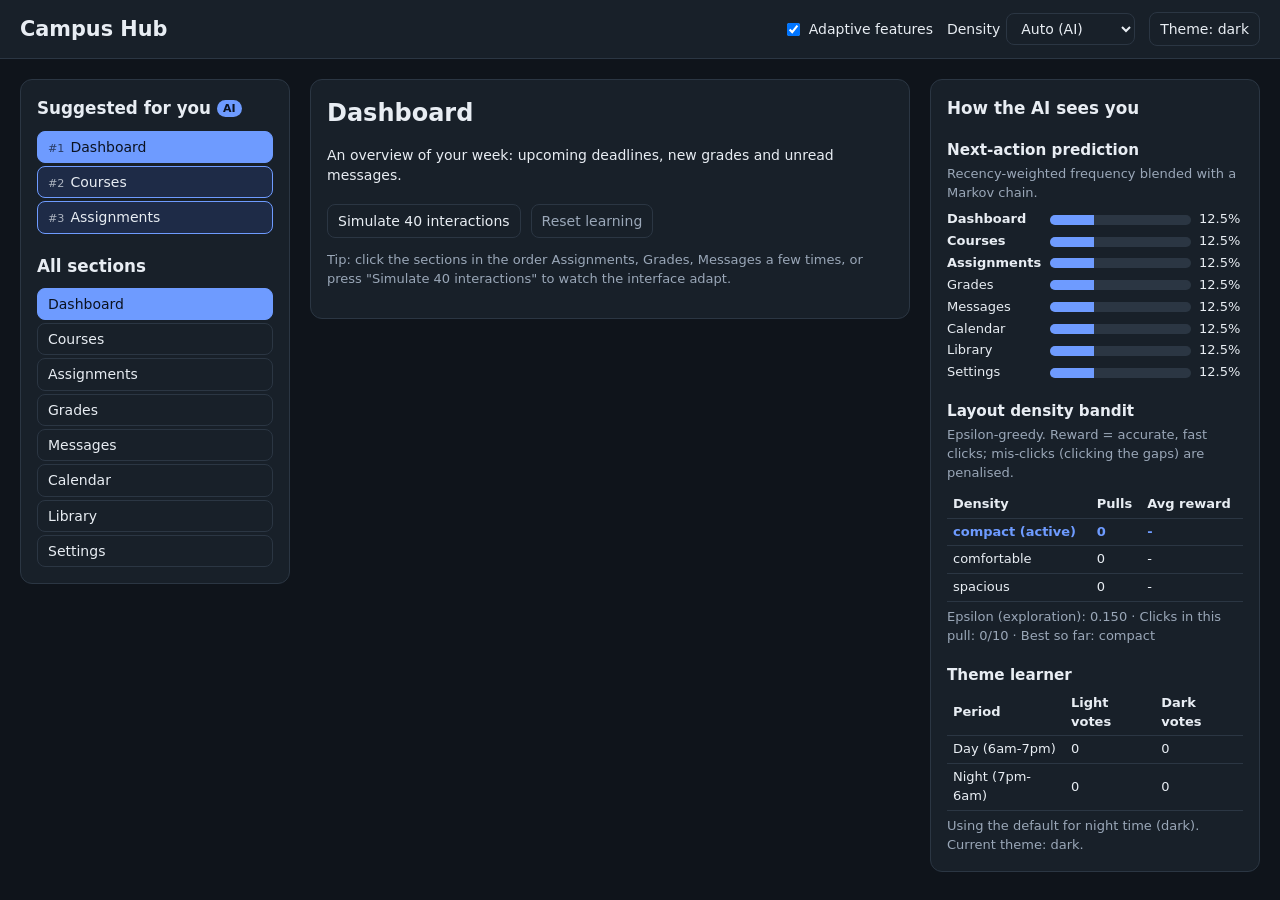
<file: index.html>
<!DOCTYPE html>
<html lang="en" data-theme="light" data-density="comfortable">
<head>
  <meta charset="UTF-8">
  <meta name="viewport" content="width=device-width, initial-scale=1">
  <title>Campus Hub - Adaptive UI</title>
  <link rel="stylesheet" href="styles.css">
</head>
<body>
  <a class="skip" href="#main">Skip to content</a>

  <header class="topbar">
    <h1>Campus Hub</h1>
    <div class="controls" role="group" aria-label="Adaptation controls">
      <label class="check">
        <input type="checkbox" id="adaptiveToggle" checked>
        <span>Adaptive features</span>
      </label>
      <label class="select">
        <span>Density</span>
        <select id="densitySelect">
          <option value="auto">Auto (AI)</option>
          <option value="compact">Compact</option>
          <option value="comfortable">Comfortable</option>
          <option value="spacious">Spacious</option>
        </select>
      </label>
      <button type="button" id="themeBtn" aria-label="Toggle light or dark theme">Theme: <span id="themeLabel">light</span></button>
    </div>
  </header>

  <div class="layout">
    <nav class="sidebar" aria-label="Main navigation">
      <section id="suggestedBlock" aria-labelledby="suggestedTitle">
        <h2 id="suggestedTitle">Suggested for you <span class="badge" title="Chosen by the AI model">AI</span></h2>
        <ul class="menu" id="suggestedMenu" data-zone="suggested"></ul>
      </section>

      <section aria-labelledby="allTitle">
        <h2 id="allTitle">All sections</h2>
        <ul class="menu" id="mainMenu" data-zone="main"></ul>
      </section>
    </nav>

    <main id="main" tabindex="-1">
      <h2 id="sectionTitle">Dashboard</h2>
      <p id="sectionText">Pick a section from the menu. Campus Hub learns from what you click.</p>

      <div class="actions">
        <button type="button" id="simulateBtn">Simulate 40 interactions</button>
        <button type="button" id="resetBtn" class="secondary">Reset learning</button>
      </div>
      <p class="hint">Tip: click the sections in the order Assignments, Grades, Messages a few times, or press "Simulate 40 interactions" to watch the interface adapt.</p>
    </main>

    <aside class="panel" aria-labelledby="panelTitle">
      <h2 id="panelTitle">How the AI sees you</h2>

      <h3>Next-action prediction</h3>
      <p class="small">Recency-weighted frequency blended with a Markov chain.</p>
      <div id="predictionList" class="bars"></div>

      <h3>Layout density bandit</h3>
      <p class="small">Epsilon-greedy. Reward = accurate, fast clicks; mis-clicks (clicking the gaps) are penalised.</p>
      <div id="banditInfo"></div>

      <h3>Theme learner</h3>
      <div id="themeInfo"></div>
    </aside>
  </div>

  <!-- Screen-reader announcements for adaptive changes -->
  <div id="announcer" class="sr-only" role="status" aria-live="polite" aria-atomic="true"></div>

  <script src="models.js"></script>
  <script src="app.js"></script>
</body>
</html>
</file>
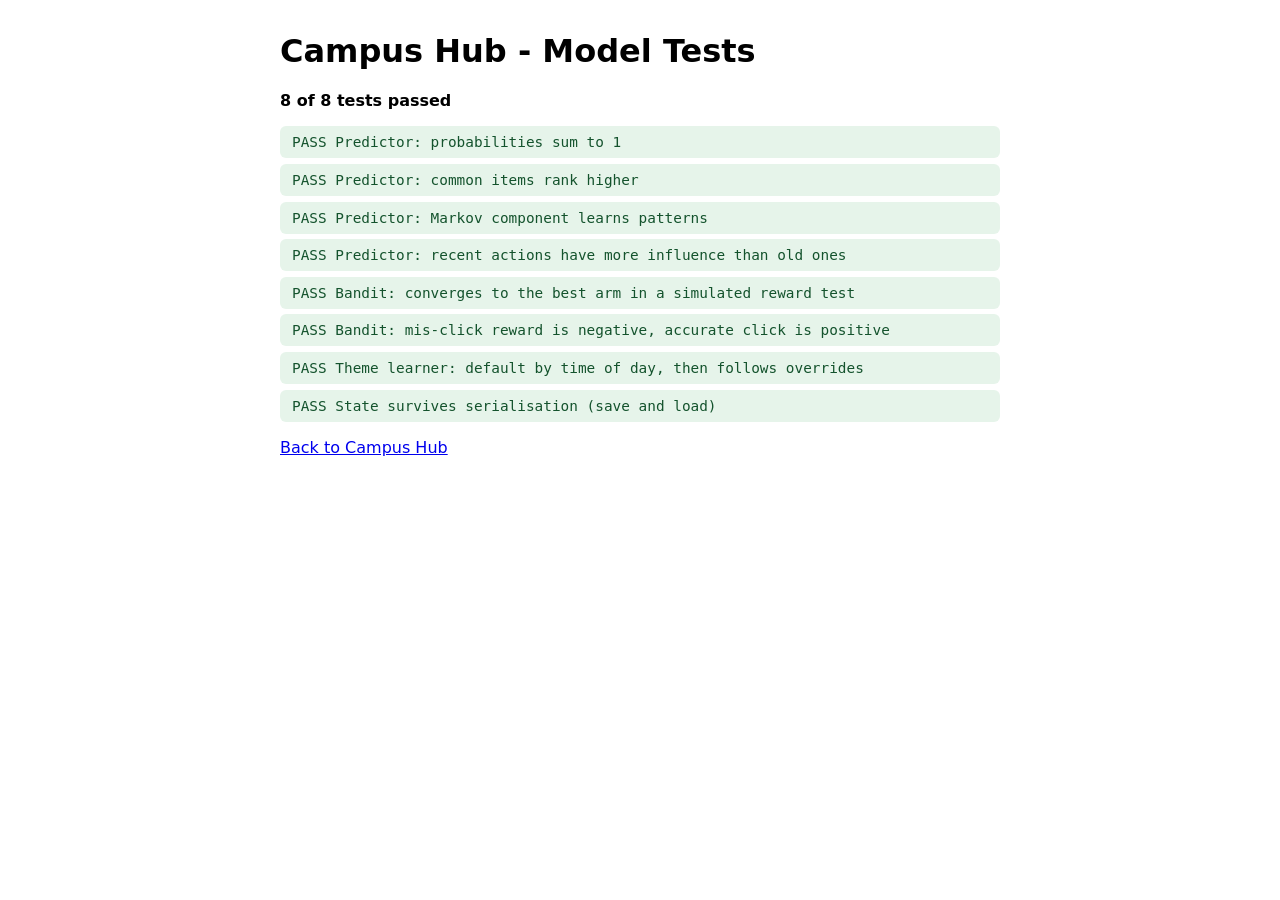
<file: tests.html>
<!DOCTYPE html>
<html lang="en">
<head>
  <meta charset="UTF-8">
  <meta name="viewport" content="width=device-width, initial-scale=1">
  <title>Campus Hub - Model Tests</title>
  <style>
    body { font-family: system-ui, sans-serif; max-width: 720px; margin: 2rem auto; padding: 0 1rem; }
    ul { list-style: none; padding: 0; }
    li { padding: .5rem .75rem; margin: .35rem 0; border-radius: 6px; font-family: ui-monospace, monospace; font-size: .9rem; }
    .pass { background: #e6f4ea; color: #14532d; }
    .fail { background: #fde8e8; color: #7f1d1d; }
    #summary { font-weight: 700; margin: 1rem 0; }
  </style>
</head>
<body>
  <h1>Campus Hub - Model Tests</h1>
  <p id="summary">Running...</p>
  <ul id="results"></ul>
  <p><a href="index.html">Back to Campus Hub</a></p>
  <script src="models.js"></script>
  <script src="tests.js"></script>
</body>
</html>
</file>
<file: styles.css>
/* Campus Hub - theme and density are driven by CSS variables. */

:root {
  --bg: #f5f7fb;
  --surface: #ffffff;
  --text: #1b2430;
  --muted: #5b6676;
  --border: #d7dde7;
  --accent: #2a5bd7;
  --accent-text: #ffffff;
  --accent-soft: #e6edff;
  --good: #1f8a4c;
  --bad: #c0392b;

  /* density defaults (comfortable) */
  --pad-y: 10px;
  --pad-x: 14px;
  --gap: 8px;
  --font: 16px;
}

html[data-theme="dark"] {
  --bg: #0f141b;
  --surface: #182029;
  --text: #e8edf3;
  --muted: #9aa7b8;
  --border: #2b3643;
  --accent: #6e9bff;
  --accent-text: #0b1220;
  --accent-soft: #1e2b47;
  --good: #52c985;
  --bad: #ff7b6b;
}

html[data-density="compact"]     { --pad-y: 5px;  --pad-x: 10px; --gap: 3px;  --font: 14px; }
html[data-density="comfortable"] { --pad-y: 10px; --pad-x: 14px; --gap: 8px;  --font: 16px; }
html[data-density="spacious"]    { --pad-y: 16px; --pad-x: 20px; --gap: 14px; --font: 18px; }

* { box-sizing: border-box; }

body {
  margin: 0;
  background: var(--bg);
  color: var(--text);
  font-family: system-ui, -apple-system, "Segoe UI", Roboto, sans-serif;
  font-size: var(--font);
  line-height: 1.45;
  transition: background .25s, color .25s;
}

.skip { position: absolute; left: -999px; }
.skip:focus { left: 8px; top: 8px; background: var(--surface); padding: 8px; z-index: 10; }

.sr-only {
  position: absolute; width: 1px; height: 1px; overflow: hidden;
  clip: rect(0 0 0 0); white-space: nowrap;
}

.topbar {
  display: flex; flex-wrap: wrap; align-items: center; justify-content: space-between;
  gap: 12px; padding: 12px 20px;
  background: var(--surface); border-bottom: 1px solid var(--border);
}
.topbar h1 { margin: 0; font-size: 1.3rem; }
.controls { display: flex; flex-wrap: wrap; align-items: center; gap: 14px; font-size: 14px; }
.check, .select { display: flex; align-items: center; gap: 6px; }

select, button {
  font: inherit; font-size: 14px; color: var(--text);
  background: var(--surface); border: 1px solid var(--border);
  border-radius: 8px; padding: 6px 10px; cursor: pointer;
}
button:hover { border-color: var(--accent); }
button.secondary { color: var(--muted); }
:focus-visible { outline: 3px solid var(--accent); outline-offset: 2px; }

.layout {
  display: grid;
  grid-template-columns: 270px minmax(0, 1fr) 330px;
  gap: 20px; padding: 20px; max-width: 1300px; margin: 0 auto;
  align-items: start;
}

.sidebar, main, .panel {
  background: var(--surface); border: 1px solid var(--border);
  border-radius: 12px; padding: 16px;
}

h2 { font-size: 1.05rem; margin: 0 0 10px; }
h3 { font-size: .95rem; margin: 18px 0 4px; }
.sidebar section + section { margin-top: 20px; }
.small { font-size: 13px; color: var(--muted); margin: 0 0 8px; }
.hint { font-size: 13px; color: var(--muted); }

.badge {
  font-size: 11px; background: var(--accent); color: var(--accent-text);
  padding: 2px 6px; border-radius: 10px; vertical-align: middle;
}

/* Menu: the gaps between buttons are "dead space" - clicking them counts as a mis-click. */
.menu { list-style: none; margin: 0; padding: 0; display: flex; flex-direction: column; gap: var(--gap); }
.menu li { margin: 0; }
.menu button {
  width: 100%; text-align: left;
  padding: var(--pad-y) var(--pad-x);
  font-size: var(--font);
  transition: background .15s, padding .2s;
}
.menu button[aria-current="page"] { background: var(--accent); color: var(--accent-text); border-color: var(--accent); }
#suggestedMenu button { background: var(--accent-soft); border-color: var(--accent); }
#suggestedMenu button[aria-current="page"] { background: var(--accent); }
.rank { opacity: .7; font-size: .8em; margin-right: 6px; }

main h2 { font-size: 1.5rem; }
.actions { display: flex; flex-wrap: wrap; gap: 10px; margin-top: 18px; }

/* Panel */
.bars .row { display: grid; grid-template-columns: 95px 1fr 44px; align-items: center; gap: 8px; font-size: 13px; margin: 3px 0; }
.bar { height: 10px; background: var(--border); border-radius: 6px; overflow: hidden; }
.bar > span { display: block; height: 100%; background: var(--accent); }
.row.top .name { font-weight: 700; }

table { width: 100%; border-collapse: collapse; font-size: 13px; }
th, td { text-align: left; padding: 4px 6px; border-bottom: 1px solid var(--border); }
tr.current td { font-weight: 700; color: var(--accent); }
.kv { font-size: 13px; margin: 6px 0 0; color: var(--muted); }

@media (max-width: 1000px) {
  .layout { grid-template-columns: 1fr; }
}

@media (prefers-reduced-motion: reduce) {
  * { transition: none !important; animation: none !important; }
}
</file>
